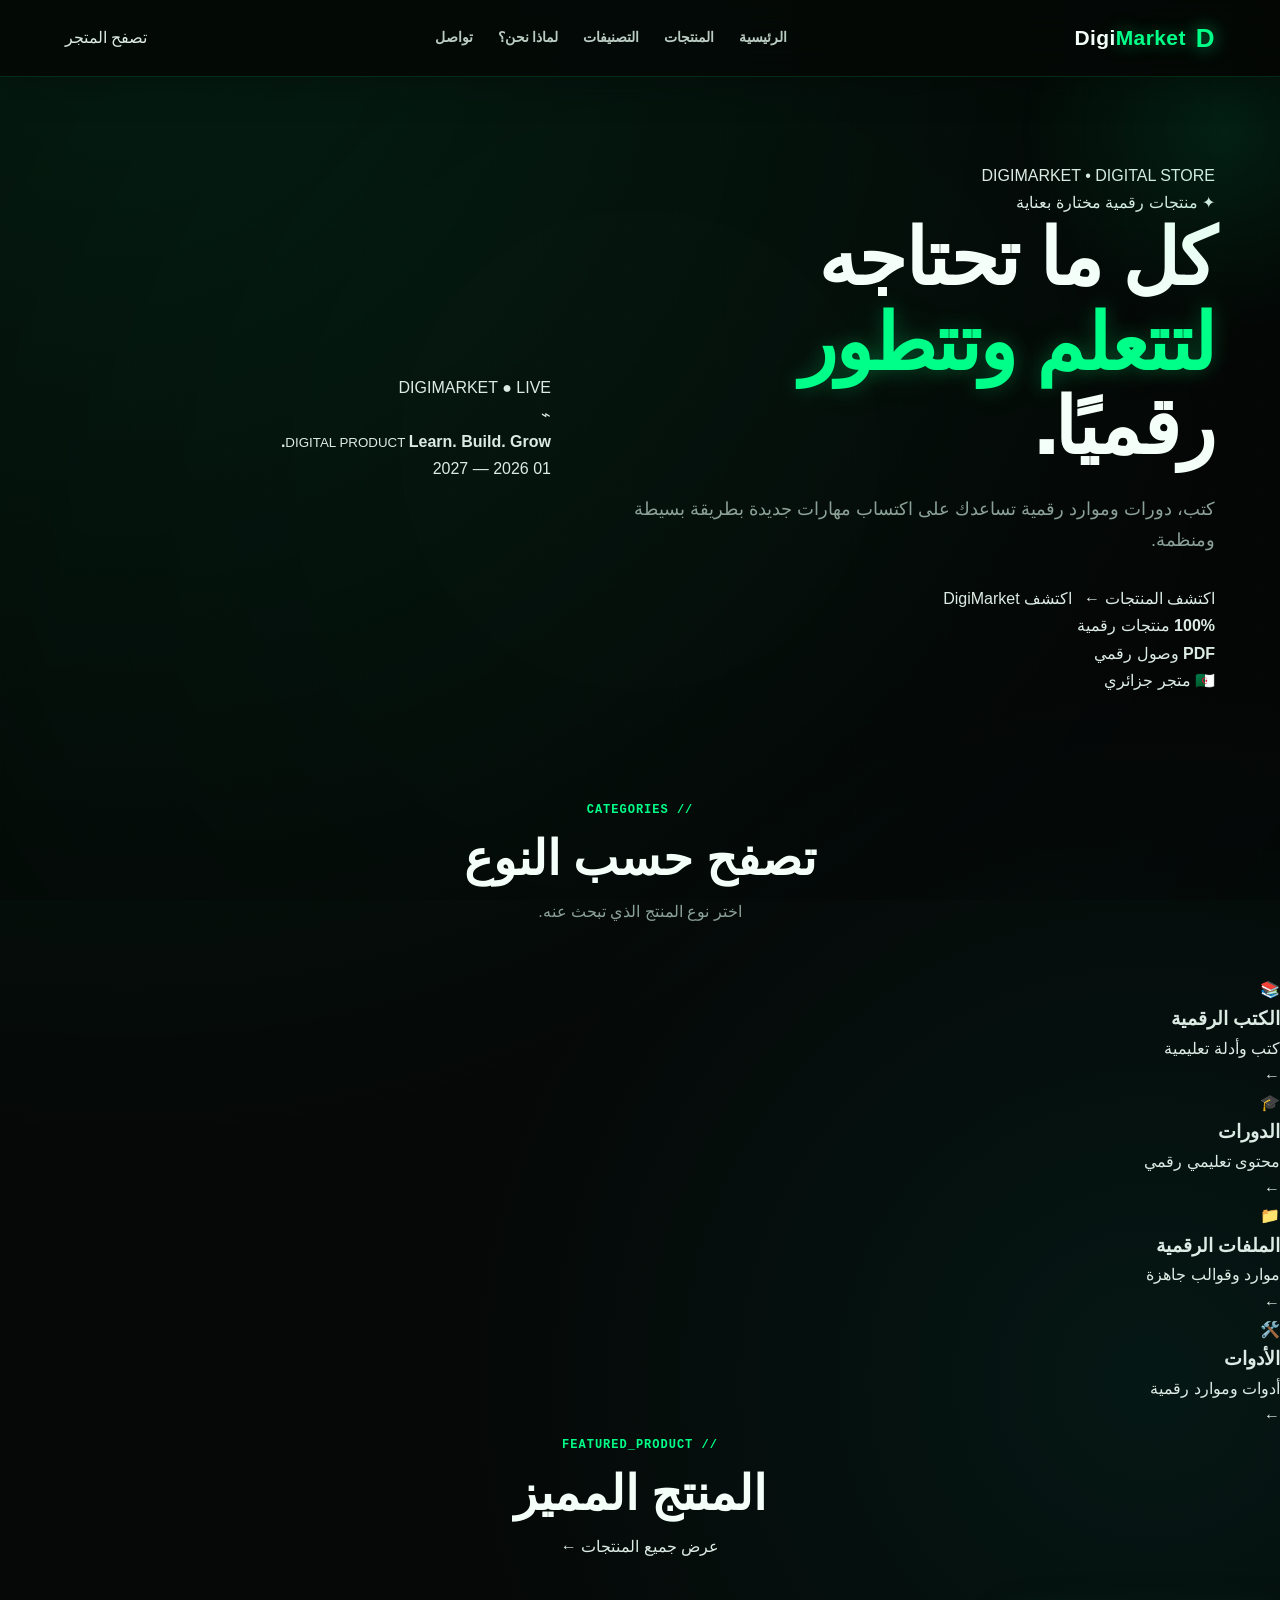
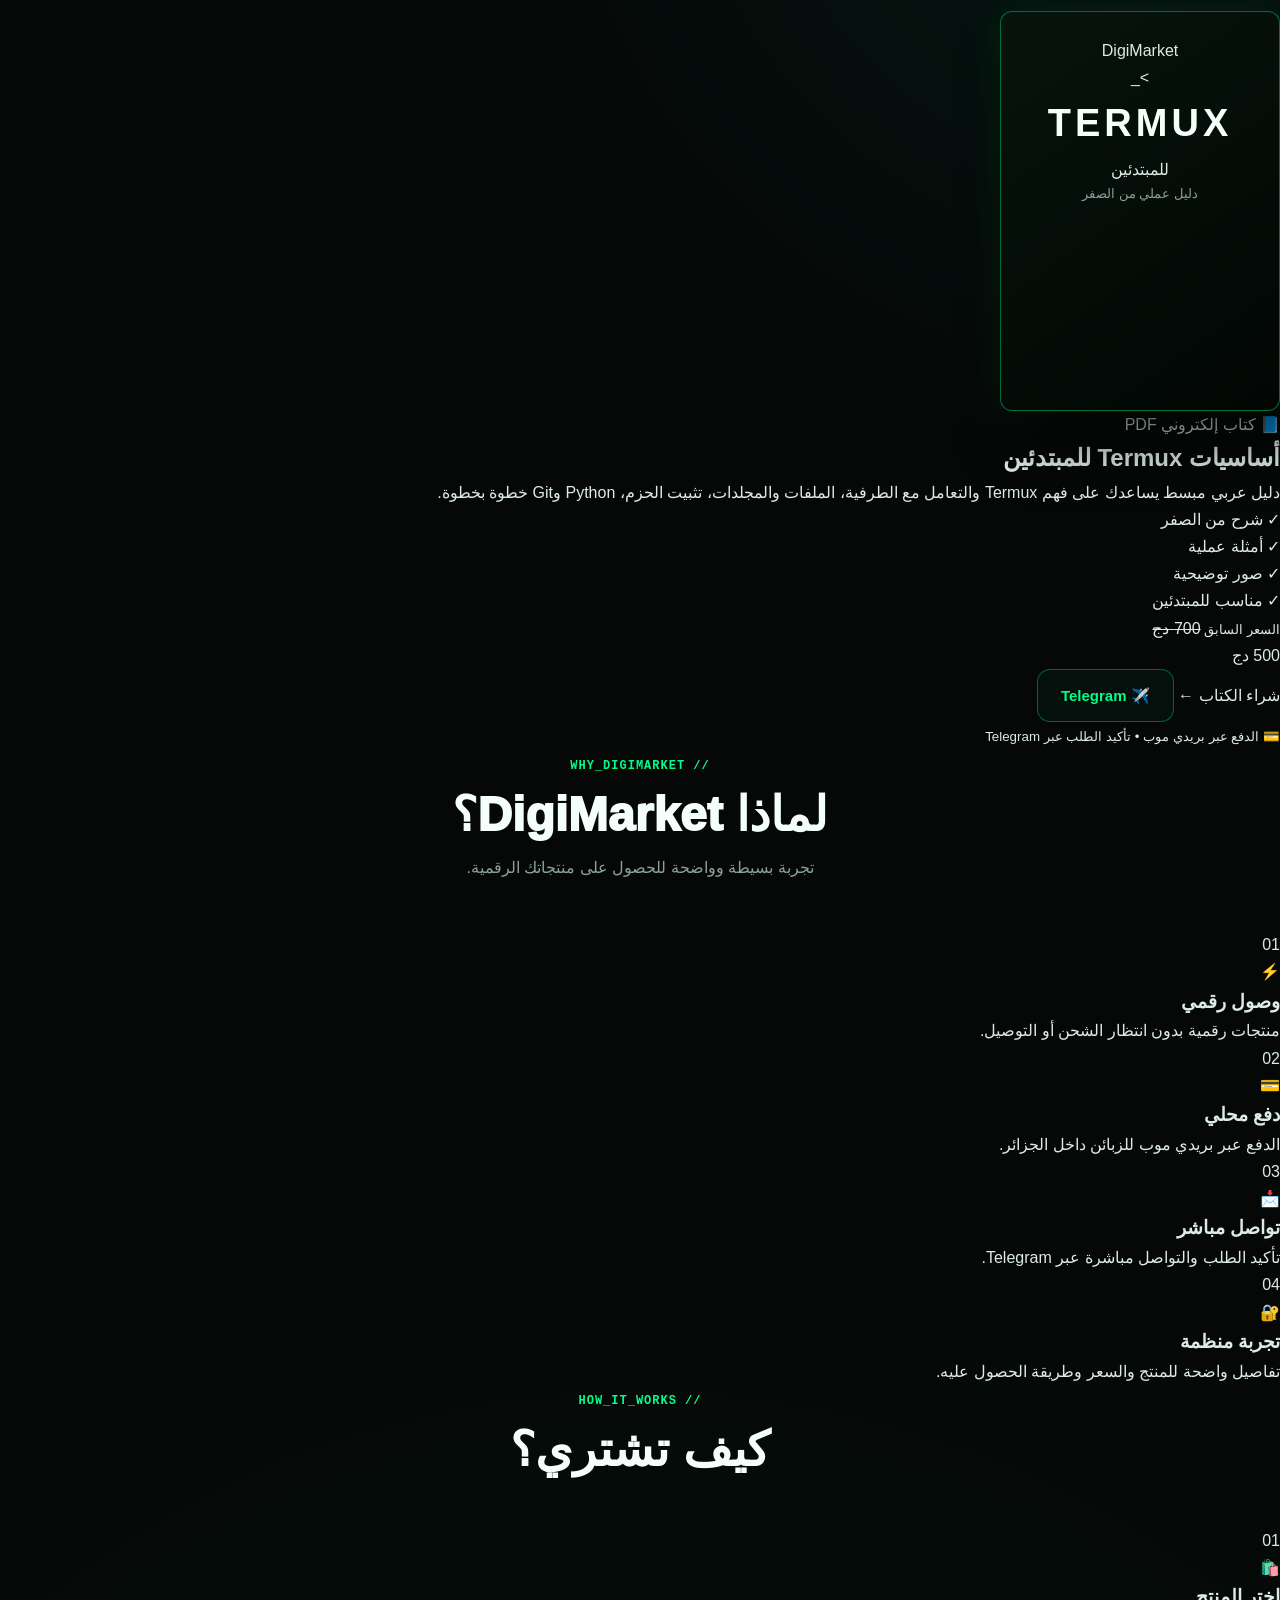
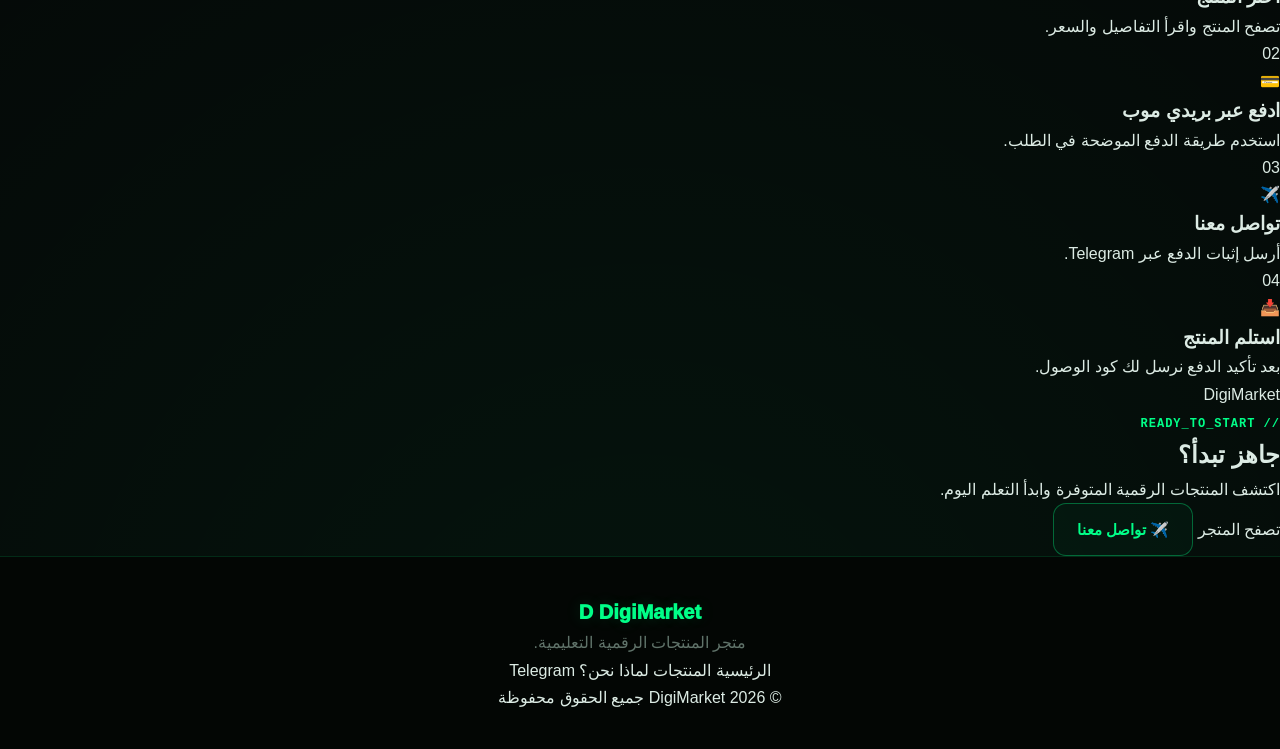
<file: index.html>
<!DOCTYPE html>
<html lang="ar" dir="rtl">

<head>
    <meta charset="UTF-8">

    <meta name="viewport"
          content="width=device-width, initial-scale=1.0">

    <meta name="theme-color" content="#07110d">

    <title>DigiMarket | متجر المنتجات الرقمية</title>

    <meta name="description"
          content="DigiMarket - متجر جزائري للكتب والمنتجات الرقمية التعليمية.">

    <link rel="stylesheet" href="style.css">
</head>

<body>

<!-- =========================
     HEADER
========================= -->

<header class="site-header">

    <div class="header-inner">

        <a href="index.html" class="logo">

            <span class="logo-mark">D</span>

            <span>
                Digi<b>Market</b>
            </span>

        </a>


        <nav class="navigation">

            <a href="#home">
                الرئيسية
            </a>

            <a href="products.html">
                المنتجات
            </a>

            <a href="#categories">
                التصنيفات
            </a>

            <a href="#about">
                لماذا نحن؟
            </a>

            <a href="#contact">
                تواصل
            </a>

        </nav>


        <a href="products.html"
           class="header-button">

            تصفح المتجر

        </a>

    </div>

</header>


<!-- =========================
     MAIN
========================= -->

<main>


<!-- =========================
     HERO
========================= -->

<section id="home" class="hero">

    <div class="hero-background"></div>

    <div class="hero-grid">


        <div class="hero-content">

            <div class="status-badge">

                <span class="status-dot"></span>

                DIGIMARKET • DIGITAL STORE

            </div>


            <span class="hero-small">

                ✦ منتجات رقمية مختارة بعناية

            </span>


            <h1>

                كل ما تحتاجه
                <br>

                <span>لتتعلم وتتطور</span>

                رقميًا.

            </h1>


            <p>

                كتب، دورات وموارد رقمية تساعدك
                على اكتساب مهارات جديدة بطريقة
                بسيطة ومنظمة.

            </p>


            <div class="hero-actions">

                <a href="products.html"
                   class="primary-button">

                    اكتشف المنتجات
                    <span>←</span>

                </a>


                <a href="#about"
                   class="secondary-button">

                    اكتشف DigiMarket

                </a>

            </div>


            <div class="hero-trust">

                <div>

                    <strong>100%</strong>

                    <span>منتجات رقمية</span>

                </div>


                <div>

                    <strong>PDF</strong>

                    <span>وصول رقمي</span>

                </div>


                <div>

                    <strong>🇩🇿</strong>

                    <span>متجر جزائري</span>

                </div>

            </div>

        </div>


        <!-- HERO VISUAL -->

        <div class="hero-visual">

            <div class="visual-glow"></div>


            <div class="digital-card">

                <div class="card-top">

                    <span>
                        DIGIMARKET
                    </span>

                    <span>
                        ● LIVE
                    </span>

                </div>


                <div class="digital-icon">

                    <span>⌁</span>

                </div>


                <div class="digital-lines">

                    <span></span>
                    <span></span>
                    <span></span>

                </div>


                <div class="digital-info">

                    <small>
                        DIGITAL PRODUCT
                    </small>

                    <strong>
                        Learn.
                        Build.
                        Grow.
                    </strong>

                </div>


                <div class="card-footer">

                    <span>
                        01
                    </span>

                    <span>
                        2026 — 2027
                    </span>

                </div>

            </div>

        </div>

    </div>

</section>



<!-- =========================
     CATEGORIES
========================= -->

<section id="categories"
         class="categories-section">

    <div class="section-heading">

        <span class="section-tag">
            // CATEGORIES
        </span>

        <h2>
            تصفح حسب النوع
        </h2>

        <p>
            اختر نوع المنتج الذي تبحث عنه.
        </p>

    </div>


    <div class="categories-grid">


        <a href="products.html"
           class="category-card">

            <div class="category-icon">
                📚
            </div>

            <div>

                <h3>
                    الكتب الرقمية
                </h3>

                <p>
                    كتب وأدلة تعليمية
                </p>

            </div>

            <span class="category-arrow">
                ←
            </span>

        </a>


        <a href="products.html"
           class="category-card">

            <div class="category-icon">
                🎓
            </div>

            <div>

                <h3>
                    الدورات
                </h3>

                <p>
                    محتوى تعليمي رقمي
                </p>

            </div>

            <span class="category-arrow">
                ←
            </span>

        </a>


        <a href="products.html"
           class="category-card">

            <div class="category-icon">
                📁
            </div>

            <div>

                <h3>
                    الملفات الرقمية
                </h3>

                <p>
                    موارد وقوالب جاهزة
                </p>

            </div>

            <span class="category-arrow">
                ←
            </span>

        </a>


        <a href="products.html"
           class="category-card">

            <div class="category-icon">
                🛠️
            </div>

            <div>

                <h3>
                    الأدوات
                </h3>

                <p>
                    أدوات وموارد رقمية
                </p>

            </div>

            <span class="category-arrow">
                ←
            </span>

        </a>

    </div>

</section>



<!-- =========================
     FEATURED PRODUCT
========================= -->

<section class="featured-section">

    <div class="section-heading featured-heading">

        <div>

            <span class="section-tag">
                // FEATURED_PRODUCT
            </span>

            <h2>
                المنتج المميز
            </h2>

        </div>


        <a href="products.html"
           class="view-all">

            عرض جميع المنتجات
            ←

        </a>

    </div>


    <article class="featured-product">


        <!-- PRODUCT COVER -->

        <div class="featured-cover-area">

            <div class="cover-shadow"></div>


            <div class="book-cover">

                <div class="book-brand">

                    DigiMarket

                </div>


                <div class="book-symbol">

                    &gt;_

                </div>


                <h3>
                    TERMUX
                </h3>


                <span>
                    للمبتدئين
                </span>


                <div class="book-divider"></div>


                <small>
                    دليل عملي من الصفر
                </small>

            </div>

        </div>


        <!-- PRODUCT INFORMATION -->

        <div class="featured-info">

            <span class="product-type">
                📘 كتاب إلكتروني PDF
            </span>


            <h2>
                أساسيات Termux للمبتدئين
            </h2>


            <p class="featured-description">

                دليل عربي مبسط يساعدك على فهم
                Termux والتعامل مع الطرفية،
                الملفات والمجلدات، تثبيت الحزم،
                Python وGit خطوة بخطوة.

            </p>


            <div class="product-features">


                <div>
                    <span>✓</span>
                    شرح من الصفر
                </div>


                <div>
                    <span>✓</span>
                    أمثلة عملية
                </div>


                <div>
                    <span>✓</span>
                    صور توضيحية
                </div>


                <div>
                    <span>✓</span>
                    مناسب للمبتدئين
                </div>

            </div>


            <!-- PRICE -->

            <div class="featured-price">

                <div>

                    <small>
                        السعر السابق
                    </small>

                    <del>
                        700 دج
                    </del>

                </div>


                <div class="price-current">

                    500

                    <span>
                        دج
                    </span>

                </div>

            </div>


            <div class="featured-actions">

                <a href="products.html"
                   class="buy-main-button">

                    شراء الكتاب

                    <span>
                        ←
                    </span>

                </a>


                <a href="https://t.me/sidali_ka_x7"
                   target="_blank"
                   rel="noopener"
                   class="telegram-button">

                    ✈️ Telegram

                </a>

            </div>


            <small class="payment-note">

                💳 الدفع عبر بريدي موب • تأكيد الطلب عبر Telegram

            </small>

        </div>

    </article>

</section>



<!-- =========================
     WHY DIGIMARKET
========================= -->

<section id="about"
         class="why-section">

    <div class="section-heading">

        <span class="section-tag">
            // WHY_DIGIMARKET
        </span>

        <h2>
            لماذا DigiMarket؟
        </h2>

        <p>
            تجربة بسيطة وواضحة للحصول على منتجاتك الرقمية.
        </p>

    </div>


    <div class="why-grid">


        <div class="why-card">

            <div class="why-number">
                01
            </div>

            <div class="why-icon">
                ⚡
            </div>

            <h3>
                وصول رقمي
            </h3>

            <p>
                منتجات رقمية بدون انتظار الشحن
                أو التوصيل.
            </p>

        </div>


        <div class="why-card">

            <div class="why-number">
                02
            </div>

            <div class="why-icon">
                💳
            </div>

            <h3>
                دفع محلي
            </h3>

            <p>
                الدفع عبر بريدي موب للزبائن
                داخل الجزائر.
            </p>

        </div>


        <div class="why-card">

            <div class="why-number">
                03
            </div>

            <div class="why-icon">
                📩
            </div>

            <h3>
                تواصل مباشر
            </h3>

            <p>
                تأكيد الطلب والتواصل مباشرة
                عبر Telegram.
            </p>

        </div>


        <div class="why-card">

            <div class="why-number">
                04
            </div>

            <div class="why-icon">
                🔐
            </div>

            <h3>
                تجربة منظمة
            </h3>

            <p>
                تفاصيل واضحة للمنتج والسعر
                وطريقة الحصول عليه.
            </p>

        </div>

    </div>

</section>



<!-- =========================
     HOW IT WORKS
========================= -->

<section class="steps-section">

    <div class="section-heading">

        <span class="section-tag">
            // HOW_IT_WORKS
        </span>

        <h2>
            كيف تشتري؟
        </h2>

    </div>


    <div class="steps-grid">


        <div class="step-card">

            <span>
                01
            </span>

            <div>
                🛍️
            </div>

            <h3>
                اختر المنتج
            </h3>

            <p>
                تصفح المنتج واقرأ التفاصيل والسعر.
            </p>

        </div>


        <div class="step-line"></div>


        <div class="step-card">

            <span>
                02
            </span>

            <div>
                💳
            </div>

            <h3>
                ادفع عبر بريدي موب
            </h3>

            <p>
                استخدم طريقة الدفع الموضحة في الطلب.
            </p>

        </div>


        <div class="step-line"></div>


        <div class="step-card">

            <span>
                03
            </span>

            <div>
                ✈️
            </div>

            <h3>
                تواصل معنا
            </h3>

            <p>
                أرسل إثبات الدفع عبر Telegram.
            </p>

        </div>


        <div class="step-line"></div>


        <div class="step-card">

            <span>
                04
            </span>

            <div>
                📥
            </div>

            <h3>
                استلم المنتج
            </h3>

            <p>
                بعد تأكيد الدفع نرسل لك كود الوصول.
            </p>

        </div>

    </div>

</section>



<!-- =========================
     CTA
========================= -->

<section id="contact"
         class="cta-section">

    <div class="cta-box">

        <div class="cta-decoration">
            DigiMarket
        </div>


        <span class="section-tag">
            // READY_TO_START
        </span>


        <h2>
            جاهز تبدأ؟
        </h2>


        <p>
            اكتشف المنتجات الرقمية المتوفرة
            وابدأ التعلم اليوم.
        </p>


        <div class="cta-actions">

            <a href="products.html"
               class="primary-button">

                تصفح المتجر

            </a>


            <a href="https://t.me/sidali_ka_x7"
               target="_blank"
               rel="noopener"
               class="telegram-button">

                ✈️ تواصل معنا

            </a>

        </div>

    </div>

</section>

</main>



<!-- =========================
     FOOTER
========================= -->

<footer>

    <div class="footer-inner">


        <div class="footer-brand">

            <div class="footer-logo">

                <span>D</span>
                DigiMarket

            </div>

            <p>
                متجر المنتجات الرقمية التعليمية.
            </p>

        </div>


        <div class="footer-links">

            <a href="index.html">
                الرئيسية
            </a>

            <a href="products.html">
                المنتجات
            </a>

            <a href="#about">
                لماذا نحن؟
            </a>

            <a href="https://t.me/sidali_ka_x7"
               target="_blank"
               rel="noopener">

                Telegram

            </a>

        </div>


    </div>


    <div class="footer-bottom">

        <span>
            © 2026 DigiMarket
        </span>

        <span>
            جميع الحقوق محفوظة
        </span>

    </div>

</footer>


</body>

</html>
</file>
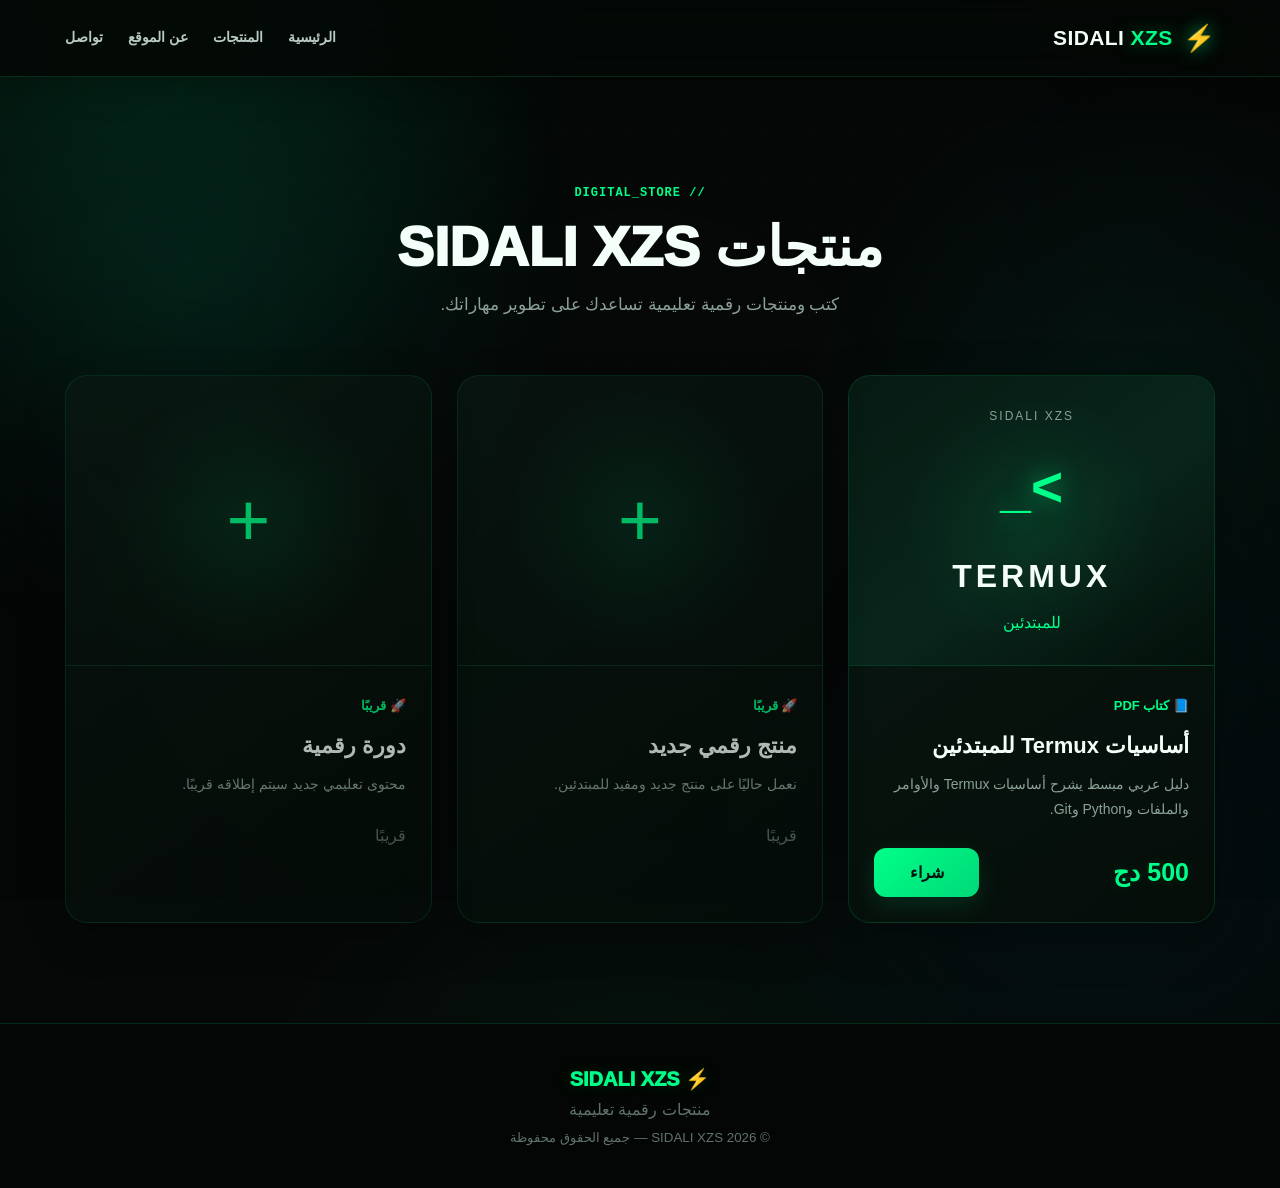
<file: products.html>
<!DOCTYPE html>
<html lang="ar" dir="rtl">

<head>
    <meta charset="UTF-8">
    <meta name="viewport" content="width=device-width, initial-scale=1.0">

    <title>المنتجات | SIDALI XZS</title>

    <meta name="description"
          content="جميع المنتجات الرقمية التعليمية من SIDALI XZS">

    <link rel="stylesheet" href="style.css">
</head>

<body>

<header class="site-header">

    <div class="header-inner">

        <a href="index.html" class="logo">
            <span class="logo-mark">⚡</span>
            <span>SIDALI <b>XZS</b></span>
        </a>

        <nav class="navigation">
            <a href="index.html">الرئيسية</a>
            <a href="products.html">المنتجات</a>
            <a href="index.html#about">عن الموقع</a>
            <a href="https://t.me/sidali_ka_x7"
               target="_blank"
               rel="noopener">
                تواصل
            </a>
        </nav>

    </div>

</header>


<main>

<section class="products-page">

    <div class="section-heading">

        <span class="section-tag">
            // DIGITAL_STORE
        </span>

        <h1>
            منتجات SIDALI XZS
        </h1>

        <p>
            كتب ومنتجات رقمية تعليمية تساعدك على تطوير مهاراتك.
        </p>

    </div>


    <div class="products-grid">


        <!-- PRODUCT 01 -->

        <article class="store-card">

            <div class="store-cover">

                <span>SIDALI XZS</span>

                <strong>&gt;_</strong>

                <h2>TERMUX</h2>

                <p>
                    للمبتدئين
                </p>

            </div>


            <div class="store-content">

                <span class="product-label">
                    📘 كتاب PDF
                </span>

                <h2>
                    أساسيات Termux للمبتدئين
                </h2>

                <p>
                    دليل عربي مبسط يشرح أساسيات Termux
                    والأوامر والملفات وPython وGit.
                </p>

                <div class="store-bottom">

                    <strong>
                        500 دج
                    </strong>

                    <a href="https://t.me/sidali_ka_x7"
                       target="_blank"
                       rel="noopener"
                       class="store-button">

                        شراء

                    </a>

                </div>

            </div>

        </article>


        <!-- PRODUCT 02 -->

        <article class="store-card coming-soon">

            <div class="coming-icon">
                +
            </div>

            <div class="store-content">

                <span class="product-label">
                    🚀 قريبًا
                </span>

                <h2>
                    منتج رقمي جديد
                </h2>

                <p>
                    نعمل حاليًا على منتج جديد
                    ومفيد للمبتدئين.
                </p>

                <div class="store-bottom">

                    <span>
                        قريبًا
                    </span>

                </div>

            </div>

        </article>


        <!-- PRODUCT 03 -->

        <article class="store-card coming-soon">

            <div class="coming-icon">
                +
            </div>

            <div class="store-content">

                <span class="product-label">
                    🚀 قريبًا
                </span>

                <h2>
                    دورة رقمية
                </h2>

                <p>
                    محتوى تعليمي جديد سيتم إطلاقه
                    قريبًا.
                </p>

                <div class="store-bottom">

                    <span>
                        قريبًا
                    </span>

                </div>

            </div>

        </article>

    </div>

</section>

</main>


<footer>

    <div class="footer-logo">
        ⚡ SIDALI XZS
    </div>

    <p>
        منتجات رقمية تعليمية
    </p>

    <small>
        © 2026 SIDALI XZS — جميع الحقوق محفوظة
    </small>

</footer>

</body>
</html>
</file>
<file: style.css>
/* =========================================================
   DigiMarket / SIDALI XZS
   Modern Digital Store UI
   2027 Style
   Compatible with index.html + products.html
   ========================================================= */

* {
    margin: 0;
    padding: 0;
    box-sizing: border-box;
}

:root {
    --bg: #050807;
    --bg-soft: #08100d;
    --card: #0b1511;
    --card-2: #0d1b16;

    --green: #00ff88;
    --green-2: #00d978;
    --cyan: #00e5c3;

    --white: #f4fff9;
    --text: #dcebe4;
    --muted: #8ba198;
    --muted-2: #60736a;

    --border: rgba(0, 255, 136, .15);
    --border-strong: rgba(0, 255, 136, .35);

    --shadow: 0 25px 70px rgba(0, 0, 0, .45);

    --radius: 22px;
    --max: 1150px;
}

html {
    scroll-behavior: smooth;
}

body {
    min-height: 100vh;
    overflow-x: hidden;

    font-family:
        Arial,
        Tahoma,
        "Segoe UI",
        sans-serif;

    direction: rtl;
    line-height: 1.7;

    color: var(--text);

    background:
        radial-gradient(
            circle at 10% 0%,
            rgba(0, 255, 136, .10),
            transparent 28%
        ),
        radial-gradient(
            circle at 90% 35%,
            rgba(0, 229, 195, .07),
            transparent 25%
        ),
        radial-gradient(
            circle at 50% 100%,
            rgba(0, 255, 136, .05),
            transparent 30%
        ),
        var(--bg);
}

/* =========================================================
   BACKGROUND GRID
   ========================================================= */

body::before {
    content: "";
    position: fixed;
    inset: 0;

    pointer-events: none;
    z-index: -2;

    opacity: .55;

    background-image:
        linear-gradient(
            rgba(0, 255, 136, .025) 1px,
            transparent 1px
        ),
        linear-gradient(
            90deg,
            rgba(0, 255, 136, .025) 1px,
            transparent 1px
        );

    background-size: 45px 45px;
}

body::after {
    content: "";

    position: fixed;
    inset: 0;

    pointer-events: none;
    z-index: -1;

    background:
        radial-gradient(
            circle at center,
            transparent 30%,
            rgba(0, 0, 0, .22) 100%
        );
}

/* =========================================================
   BASIC
   ========================================================= */

a {
    color: inherit;
    text-decoration: none;
}

button {
    font-family: inherit;
    cursor: pointer;
}

img {
    max-width: 100%;
}

::selection {
    background: var(--green);
    color: #00190b;
}

/* =========================================================
   HEADER
   ========================================================= */

.site-header {
    position: sticky;
    top: 0;
    z-index: 1000;

    background: rgba(4, 8, 6, .82);

    backdrop-filter: blur(18px);
    -webkit-backdrop-filter: blur(18px);

    border-bottom: 1px solid var(--border);

    box-shadow:
        0 10px 35px rgba(0, 0, 0, .22);
}

.header-inner {
    width: min(var(--max), 92%);
    min-height: 76px;

    margin: auto;

    display: flex;
    align-items: center;
    justify-content: space-between;

    gap: 25px;
}

/* LOGO */

.logo {
    display: inline-flex;
    align-items: center;

    gap: 10px;

    color: var(--white);

    font-size: 21px;
    font-weight: 900;

    letter-spacing: .4px;
}

.logo b {
    color: var(--green);

    text-shadow:
        0 0 18px rgba(0, 255, 136, .4);
}

.logo-mark {
    color: var(--green);

    font-size: 26px;

    text-shadow:
        0 0 18px rgba(0, 255, 136, .7);
}

/* NAVIGATION */

.navigation {
    display: flex;
    align-items: center;

    gap: 25px;
}

.navigation a {
    position: relative;

    color: #b9cbc2;

    font-size: 14px;
    font-weight: 700;

    padding: 7px 0;

    transition:
        color .25s ease,
        transform .25s ease;
}

.navigation a::after {
    content: "";

    position: absolute;

    right: 0;
    bottom: 0;

    width: 0;
    height: 2px;

    background: var(--green);

    box-shadow:
        0 0 10px rgba(0, 255, 136, .6);

    transition: width .25s ease;
}

.navigation a:hover {
    color: var(--green);

    transform: translateY(-1px);
}

.navigation a:hover::after {
    width: 100%;
}

/* =========================================================
   HERO
   ========================================================= */

.hero {
    position: relative;

    min-height: 650px;

    display: flex;
    align-items: center;

    padding: 85px 0 100px;

    overflow: hidden;
}

.hero::before {
    content: "";

    position: absolute;

    width: 450px;
    height: 450px;

    top: -170px;
    right: -170px;

    border-radius: 50%;

    background:
        radial-gradient(
            circle,
            rgba(0, 255, 136, .10),
            transparent 65%
        );

    pointer-events: none;
}

.hero-grid {
    width: min(var(--max), 92%);

    margin: auto;

    display: grid;

    grid-template-columns:
        minmax(0, 1.1fr)
        minmax(360px, .9fr);

    align-items: center;

    gap: 70px;
}

.hero-content {
    text-align: right;
}

.terminal-badge {
    display: inline-flex;
    align-items: center;

    gap: 9px;

    padding: 7px 14px;

    margin-bottom: 18px;

    border: 1px solid var(--border);

    border-radius: 50px;

    background:
        rgba(0, 255, 136, .035);

    color: var(--green);

    font-family: monospace;

    font-size: 12px;

    box-shadow:
        inset 0 0 20px rgba(0, 255, 136, .025);
}

.dot {
    width: 8px;
    height: 8px;

    border-radius: 50%;

    background: var(--green);

    box-shadow:
        0 0 5px var(--green),
        0 0 15px var(--green);

    animation: pulseDot 1.8s infinite;
}

@keyframes pulseDot {
    0%, 100% {
        opacity: 1;
    }

    50% {
        opacity: .35;
    }
}

.hero-badge {
    display: block;

    margin-bottom: 12px;

    color: var(--muted);

    font-size: 15px;
    font-weight: 700;
}

.hero h1 {
    max-width: 780px;

    margin-bottom: 25px;

    color: var(--white);

    font-size: clamp(45px, 7vw, 78px);

    line-height: 1.08;

    font-weight: 950;

    letter-spacing: -1.5px;
}

.hero h1 span {
    color: var(--green);

    text-shadow:
        0 0 20px rgba(0, 255, 136, .25),
        0 0 50px rgba(0, 255, 136, .08);
}

.hero p {
    max-width: 650px;

    margin-bottom: 30px;

    color: var(--muted);

    font-size: 18px;
}

/* HERO BUTTONS */

.hero-actions {
    display: flex;
    align-items: center;

    gap: 12px;

    flex-wrap: wrap;
}

.hero-button,
.telegram-button {
    display: inline-flex;
    align-items: center;
    justify-content: center;

    min-height: 50px;

    padding: 13px 23px;

    border-radius: 13px;

    font-size: 15px;
    font-weight: 900;

    transition:
        transform .25s ease,
        box-shadow .25s ease,
        border-color .25s ease;
}

.hero-button {
    background:
        linear-gradient(
            135deg,
            var(--green),
            var(--green-2)
        );

    color: #001a0d;

    box-shadow:
        0 10px 30px rgba(0, 255, 136, .15);
}

.hero-button:hover {
    transform: translateY(-3px);

    box-shadow:
        0 15px 40px rgba(0, 255, 136, .25);
}

.telegram-button {
    color: var(--green);

    border: 1px solid var(--border-strong);

    background:
        rgba(0, 255, 136, .035);
}

.telegram-button:hover {
    transform: translateY(-3px);

    border-color: var(--green);

    background:
        rgba(0, 255, 136, .07);
}

/* =========================================================
   TERMINAL
   ========================================================= */

.hero-terminal {
    display: flex;
    justify-content: center;
}

.terminal-window {
    width: min(470px, 100%);

    overflow: hidden;

    border: 1px solid rgba(0, 255, 136, .30);

    border-radius: 18px;

    background: #020504;

    direction: ltr;

    box-shadow:
        0 0 50px rgba(0, 255, 136, .08),
        0 30px 80px rgba(0, 0, 0, .55);

    transition:
        transform .35s ease,
        border-color .35s ease;
}

.terminal-window:hover {
    transform: translateY(-6px);

    border-color:
        rgba(0, 255, 136, .48);
}

.terminal-top {
    height: 45px;

    display: flex;
    align-items: center;

    gap: 7px;

    padding: 0 15px;

    background: #0a0f0c;

    border-bottom:
        1px solid rgba(255, 255, 255, .05);
}

.terminal-top span {
    width: 10px;
    height: 10px;

    border-radius: 50%;

    background: #26352d;
}

.terminal-top small {
    margin-left: auto;

    color: #667970;

    font-family: monospace;

    font-size: 11px;
}

.terminal-body {
    min-height: 310px;

    padding: 30px;

    color: #d4e5dc;

    font-family: monospace;

    font-size: 14px;

    background:
        linear-gradient(
            rgba(0, 255, 136, .015) 50%,
            transparent 50%
        );

    background-size: 100% 4px;
}

.terminal-body p {
    margin-bottom: 17px;
}

.terminal-body i {
    color: var(--green);

    font-style: normal;
}

.terminal-success {
    color: var(--green);
}

.terminal-body strong {
    display: block;

    color: var(--green);

    font-size: 18px;

    text-shadow:
        0 0 12px rgba(0, 255, 136, .35);
}

/* =========================================================
   SECTIONS
   ========================================================= */

.products-section,
.about-section,
.contact-section {
    position: relative;

    padding: 100px 0;
}

.section-heading {
    width: min(850px, 92%);

    margin: 0 auto 50px;

    text-align: center;
}

.section-tag {
    display: inline-block;

    color: var(--green);

    font-family: monospace;

    font-size: 12px;

    font-weight: 800;

    letter-spacing: 1px;
}

.section-heading h1,
.section-heading h2 {
    margin: 10px 0 12px;

    color: var(--white);

    font-size:
        clamp(30px, 5vw, 48px);

    line-height: 1.15;

    font-weight: 950;
}

.section-heading p {
    color: var(--muted);

    font-size: 16px;
}

/* =========================================================
   MAIN PRODUCT
   ========================================================= */

.product-card {
    width: min(1100px, 92%);

    margin: auto;

    display: grid;

    grid-template-columns:
        minmax(280px, .8fr)
        minmax(0, 1.2fr);

    gap: 55px;

    padding: 45px;

    border:
        1px solid var(--border);

    border-radius: 28px;

    background:
        linear-gradient(
            145deg,
            rgba(12, 25, 19, .98),
            rgba(5, 13, 9, .98)
        );

    box-shadow: var(--shadow);

    transition:
        border-color .3s ease,
        transform .3s ease;
}

.product-card:hover {
    border-color:
        rgba(0, 255, 136, .30);
}

/* BOOK VISUAL */

.book-visual {
    position: relative;

    min-height: 500px;

    display: flex;
    align-items: center;
    justify-content: center;
}

.book-glow {
    position: absolute;

    width: 260px;
    height: 400px;

    background: var(--green);

    filter: blur(95px);

    opacity: .10;
}

.book-cover {
    position: relative;
    z-index: 1;

    width: 280px;
    min-height: 400px;

    padding: 25px;

    display: flex;
    flex-direction: column;
    align-items: center;

    border:
        1px solid rgba(0, 255, 136, .40);

    border-radius: 12px;

    background:
        linear-gradient(
            145deg,
            #07140d,
            #020604
        );

    box-shadow:
        20px 30px 55px rgba(0, 0, 0, .65),
        0 0 35px rgba(0, 255, 136, .08);

    text-align: center;

    transition:
        transform .35s ease,
        box-shadow .35s ease;
}

.product-card:hover .book-cover {
    transform:
        perspective(800px)
        rotateY(-3deg)
        translateY(-5px);

    box-shadow:
        25px 35px 65px rgba(0, 0, 0, .7),
        0 0 45px rgba(0, 255, 136, .13);
}

.cover-top {
    color: var(--green);

    font-family: monospace;

    font-size: 13px;

    letter-spacing: 1px;
}

.cover-icon {
    margin: 55px auto 15px;

    color: var(--green);

    font-family: monospace;

    font-size: 55px;

    text-shadow:
        0 0 25px rgba(0, 255, 136, .55);
}

.book-cover h3 {
    color: var(--white);

    font-size: 38px;

    letter-spacing: 4px;
}

.book-cover p {
    color: var(--green);

    font-weight: 800;
}

.cover-line {
    width: 80%;

    height: 1px;

    margin: 25px 20px;

    background: var(--green);

    opacity: .45;

    box-shadow:
        0 0 10px rgba(0, 255, 136, .3);
}

.book-cover small {
    color: var(--muted);
}

/* PRODUCT INFO */

.product-info {
    display: flex;
    flex-direction: column;
    justify-content: center;
}

.product-label {
    color: var(--green);

    font-size: 13px;
    font-weight: 800;
}

.product-info h3 {
    margin: 12px 0 18px;

    color: var(--white);

    font-size:
        clamp(30px, 4vw, 45px);

    line-height: 1.2;

    font-weight: 950;
}

.product-description {
    margin-bottom: 25px;

    color: var(--muted);

    font-size: 16px;
}

/* =========================================================
   FEATURES
   ========================================================= */

.features {
    display: grid;

    grid-template-columns: 1fr 1fr;

    gap: 12px;

    margin-bottom: 25px;
}

.feature {
    padding: 12px;

    color: #c6d7ce;

    border:
        1px solid rgba(0, 255, 136, .08);

    border-radius: 11px;

    background:
        rgba(0, 255, 136, .025);

    transition:
        border-color .25s ease,
        background .25s ease;
}

.feature:hover {
    border-color:
        rgba(0, 255, 136, .25);

    background:
        rgba(0, 255, 136, .05);
}

.feature span {
    margin-left: 6px;

    color: var(--green);

    font-weight: 900;
}

/* =========================================================
   PRICE
   ========================================================= */

.price-box {
    display: flex;
    align-items: center;

    gap: 20px;

    flex-wrap: wrap;

    padding: 18px;

    margin-bottom: 20px;

    border:
        1px solid var(--border);

    border-radius: 14px;

    background:
        rgba(2, 8, 5, .75);
}

.price-box small {
    color: var(--muted);
}

.price-box del {
    display: block;

    color: var(--muted-2);

    font-size: 13px;
}

.current-price {
    color: var(--green);

    font-size: 38px;

    font-weight: 950;

    text-shadow:
        0 0 18px rgba(0, 255, 136, .20);
}

.current-price span {
    font-size: 16px;
}

/* BUY */

.buy-button {
    width: 100%;

    padding: 17px;

    border: none;

    border-radius: 13px;

    background:
        linear-gradient(
            135deg,
            var(--green),
            var(--green-2)
        );

    color: #00190b;

    font-size: 17px;

    font-weight: 950;

    box-shadow:
        0 10px 30px rgba(0, 255, 136, .10);

    transition:
        transform .25s ease,
        box-shadow .25s ease;
}

.buy-button:hover {
    transform: translateY(-3px);

    box-shadow:
        0 15px 40px rgba(0, 255, 136, .25);
}

.secure-text {
    margin-top: 10px;

    color: var(--muted-2);

    font-size: 12px;

    text-align: center;
}

/* =========================================================
   ABOUT
   ========================================================= */

.about-grid {
    width: min(1100px, 92%);

    margin: auto;

    display: grid;

    grid-template-columns:
        repeat(3, 1fr);

    gap: 20px;
}

.about-card {
    padding: 32px 22px;

    text-align: center;

    background:
        linear-gradient(
            145deg,
            var(--card),
            #07100c
        );

    border:
        1px solid var(--border);

    border-radius: 18px;

    transition:
        transform .3s ease,
        border-color .3s ease,
        box-shadow .3s ease;
}

.about-card:hover {
    transform: translateY(-7px);

    border-color:
        rgba(0, 255, 136, .35);

    box-shadow:
        0 15px 40px rgba(0, 0, 0, .35);
}

.about-icon {
    display: block;

    margin-bottom: 10px;

    color: var(--green);

    font-family: monospace;

    font-size: 32px;

    text-shadow:
        0 0 15px rgba(0, 255, 136, .25);
}

.about-card h3 {
    margin-bottom: 8px;

    color: var(--white);
}

.about-card p {
    color: var(--muted);

    font-size: 14px;
}

/* =========================================================
   CONTACT
   ========================================================= */

.contact-box {
    width: min(750px, 92%);

    margin: auto;

    padding: 55px 25px;

    text-align: center;

    border:
        1px solid var(--border);

    border-radius: 25px;

    background:
        linear-gradient(
            145deg,
            #0a1510,
            #050a07
        );

    box-shadow:
        0 20px 60px rgba(0, 0, 0, .30);
}

.contact-icon {
    margin-bottom: 10px;

    font-size: 40px;
}

.contact-box h2 {
    margin: 10px 0;

    color: var(--white);

    font-size: 35px;
}

.contact-box p {
    margin-bottom: 25px;

    color: var(--muted);
}

.telegram-main {
    display: inline-flex;
    align-items: center;
    justify-content: center;

    min-height: 50px;

    padding: 14px 25px;

    border-radius: 12px;

    background:
        linear-gradient(
            135deg,
            var(--green),
            var(--green-2)
        );

    color: #00190b;

    font-weight: 950;

    box-shadow:
        0 10px 30px rgba(0, 255, 136, .13);

    transition: .25s ease;
}

.telegram-main:hover {
    transform: translateY(-3px);

    box-shadow:
        0 15px 40px rgba(0, 255, 136, .25);
}

/* =========================================================
   PRODUCTS PAGE
   ========================================================= */

.products-page {
    min-height: 80vh;

    padding: 100px 5%;

    background:
        radial-gradient(
            circle at 15% 20%,
            rgba(0, 255, 200, .07),
            transparent 30%
        ),
        radial-gradient(
            circle at 85% 80%,
            rgba(0, 180, 255, .06),
            transparent 30%
        );
}

.products-page .section-heading {
    max-width: 850px;

    margin: 0 auto 55px;

    text-align: center;
}

.products-page .section-heading h1 {
    margin: 12px 0;

    color: var(--white);

    font-size:
        clamp(34px, 5vw, 55px);

    font-weight: 950;
}

.products-page .section-heading p {
    color: var(--muted);

    font-size: 17px;
}

/* GRID */

.products-page .products-grid {
    width: min(1150px, 100%);

    margin: auto;

    display: grid;

    grid-template-columns:
        repeat(3, 1fr);

    gap: 25px;
}

/* STORE CARD */

.store-card {
    position: relative;

    overflow: hidden;

    background:
        linear-gradient(
            145deg,
            rgba(10, 25, 19, .98),
            rgba(5, 13, 9, .98)
        );

    border:
        1px solid var(--border);

    border-radius: 22px;

    box-shadow:
        0 15px 45px rgba(0, 0, 0, .35);

    transition:
        transform .3s ease,
        border-color .3s ease,
        box-shadow .3s ease;
}

.store-card:hover {
    transform: translateY(-8px);

    border-color:
        rgba(0, 255, 136, .45);

    box-shadow:
        0 25px 65px rgba(0, 0, 0, .5),
        0 0 30px rgba(0, 255, 136, .06);
}

/* STORE COVER */

.store-cover {
    height: 290px;

    padding: 25px;

    display: flex;
    flex-direction: column;

    align-items: center;
    justify-content: center;

    text-align: center;

    background:
        radial-gradient(
            circle at center,
            rgba(0, 255, 136, .08),
            transparent 55%
        ),
        linear-gradient(
            145deg,
            #061a12,
            #09251b 55%,
            #03100a
        );

    border-bottom:
        1px solid var(--border);
}

.store-cover span {
    color: var(--muted);

    font-size: 12px;

    letter-spacing: 2px;
}

.store-cover strong {
    margin: 15px 0;

    color: var(--green);

    font-size: 55px;

    text-shadow:
        0 0 25px rgba(0, 255, 136, .55);
}

.store-cover h2 {
    margin: 0;

    color: var(--white);

    font-size: 32px;

    letter-spacing: 4px;
}

.store-cover p {
    margin-top: 5px;

    color: var(--green);
}

/* STORE CONTENT */

.store-content {
    padding: 25px;
}

.store-content .product-label {
    color: var(--green);

    font-size: 13px;

    font-weight: 800;
}

.store-content h2 {
    margin: 12px 0;

    color: var(--white);

    font-size: 22px;

    line-height: 1.35;
}

.store-content > p {
    color: var(--muted);

    font-size: 14px;

    line-height: 1.8;
}

/* STORE BOTTOM */

.store-bottom {
    display: flex;

    align-items: center;
    justify-content: space-between;

    gap: 15px;

    margin-top: 25px;
}

.store-bottom strong {
    color: var(--green);

    font-size: 25px;

    text-shadow:
        0 0 12px rgba(0, 255, 136, .15);
}

.store-bottom > span {
    color: var(--muted-2);
}

/* STORE BUTTON */

.store-button {
    min-width: 105px;

    display: inline-flex;
    align-items: center;
    justify-content: center;

    padding: 11px 20px;

    border-radius: 12px;

    background:
        linear-gradient(
            135deg,
            var(--green),
            var(--green-2)
        );

    color: #00110e;

    font-weight: 950;

    box-shadow:
        0 8px 25px rgba(0, 255, 136, .12);

    transition: .25s ease;
}

.store-button:hover {
    transform: translateY(-2px);

    box-shadow:
        0 12px 35px rgba(0, 255, 136, .25);
}

/* =========================================================
   COMING SOON
   ========================================================= */

.coming-soon {
    opacity: .72;
}

.coming-soon:hover {
    opacity: 1;
}

.coming-icon {
    height: 290px;

    display: flex;
    align-items: center;
    justify-content: center;

    color: var(--green);

    font-size: 75px;
    font-weight: 300;

    background:
        radial-gradient(
            circle,
            rgba(0, 255, 136, .10),
            transparent 58%
        );

    border-bottom:
        1px solid var(--border);
}

/* =========================================================
   MODAL
   ========================================================= */

.modal {
    position: fixed;
    inset: 0;

    z-index: 3000;

    display: none;
    align-items: center;
    justify-content: center;

    padding: 20px;

    background:
        rgba(0, 0, 0, .78);

    backdrop-filter: blur(10px);
    -webkit-backdrop-filter: blur(10px);
}

.modal.active {
    display: flex;
}

.modal-content {
    position: relative;

    width: min(470px, 100%);

    padding: 40px 25px;

    text-align: center;

    background:
        linear-gradient(
            145deg,
            #0b1711,
            #050b07
        );

    border:
        1px solid rgba(0, 255, 136, .35);

    border-radius: 22px;

    box-shadow:
        0 0 70px rgba(0, 255, 136, .10),
        0 30px 80px rgba(0, 0, 0, .65);

    animation:
        modalIn .25s ease;
}

@keyframes modalIn {
    from {
        opacity: 0;
        transform:
            translateY(20px)
            scale(.95);
    }

    to {
        opacity: 1;
        transform:
            translateY(0)
            scale(1);
    }
}

.close-modal {
    position: absolute;

    top: 12px;
    left: 15px;

    width: 38px;
    height: 38px;

    border:
        1px solid var(--border);

    border-radius: 50%;

    background: transparent;

    color: var(--green);

    font-size: 23px;

    transition: .2s ease;
}

.close-modal:hover {
    background:
        rgba(0, 255, 136, .08);

    border-color:
        var(--green);

    transform: rotate(90deg);
}

.modal-icon {
    margin-bottom: 10px;

    font-size: 45px;
}

.modal-content h2 {
    margin: 10px 0;

    color: var(--white);

    font-size: 28px;
}

.modal-content p {
    color: var(--muted);
}

.modal-price {
    display: block;

    margin: 8px 0 15px;

    color: var(--green);

    font-size: 40px;

    font-weight: 950;

    text-shadow:
        0 0 18px rgba(0, 255, 136, .20);
}

.modal-note {
    margin-bottom: 22px;
}

.payment-button {
    display: block;

    padding: 15px;

    border-radius: 12px;

    background:
        linear-gradient(
            135deg,
            var(--green),
            var(--green-2)
        );

    color: #00190b;

    font-weight: 950;

    transition: .25s ease;
}

.payment-button:hover {
    transform: translateY(-2px);

    box-shadow:
        0 12px 30px rgba(0, 255, 136, .22);
}

/* =========================================================
   FOOTER
   ========================================================= */

footer {
    padding: 38px 15px;

    text-align: center;

    border-top:
        1px solid var(--border);

    background:
        #030604;
}

.footer-logo {
    color: var(--green);

    font-size: 20px;

    font-weight: 950;

    text-shadow:
        0 0 15px rgba(0, 255, 136, .15);
}

footer p,
footer small {
    color: var(--muted-2);
}

/* =========================================================
   RESPONSIVE - TABLET
   ========================================================= */

@media (max-width: 950px) {

    .hero-grid {
        grid-template-columns: 1fr;

        gap: 50px;
    }

    .hero-content {
        text-align: center;
    }

    .hero-content p {
        margin-left: auto;
        margin-right: auto;
    }

    .hero-actions {
        justify-content: center;
    }

    .hero-terminal {
        order: -1;
    }

    .product-card {
        grid-template-columns: 1fr;

        padding: 35px 25px;
    }

    .book-visual {
        min-height: 450px;
    }

    .about-grid {
        grid-template-columns:
            repeat(2, 1fr);
    }

    .products-page .products-grid {
        grid-template-columns:
            repeat(2, 1fr);
    }
}

/* =========================================================
   RESPONSIVE - MOBILE
   ========================================================= */

@media (max-width: 650px) {

    .header-inner {
        min-height: auto;

        flex-direction: column;

        padding: 13px 0;

        gap: 8px;
    }

    .logo {
        font-size: 21px;
    }

    .navigation {
        width: 100%;

        justify-content: center;

        gap: 13px;

        flex-wrap: wrap;
    }

    .navigation a {
        font-size: 11px;
    }

    .hero {
        min-height: auto;

        padding: 60px 0 75px;
    }

    .hero-grid {
        width: 91%;

        gap: 40px;
    }

    .hero h1 {
        font-size: 43px;

        letter-spacing: -.8px;
    }

    .hero p {
        font-size: 15px;
    }

    .hero-actions {
        flex-direction: column;

        width: 100%;
    }

    .hero-button,
    .telegram-button {
        width: 100%;
    }

    .terminal-window {
        width: 100%;
    }

    .terminal-body {
        min-height: 280px;

        padding: 22px;

        font-size: 12px;
    }

    .products-section,
    .about-section,
    .contact-section {
        padding: 70px 0;
    }

    .section-heading {
        margin-bottom: 35px;
    }

    .section-heading h1,
    .section-heading h2 {
        font-size: 31px;
    }

    .product-card {
        width: 91%;

        padding: 25px 18px;

        border-radius: 20px;
    }

    .book-visual {
        min-height: 390px;
    }

    .book-cover {
        width: 245px;

        min-height: 360px;
    }

    .features {
        grid-template-columns: 1fr;
    }

    .current-price {
        font-size: 32px;
    }

    .about-grid {
        width: 91%;

        grid-template-columns: 1fr;
    }

    .contact-box {
        width: 91%;

        padding: 45px 20px;
    }

    .contact-box h2 {
        font-size: 30px;
    }

    .products-page {
        padding: 70px 5%;
    }

    .products-page .products-grid {
        grid-template-columns: 1fr;
    }

    .store-cover,
    .coming-icon {
        height: 260px;
    }

    .store-content {
        padding: 22px;
    }

    .store-content h2 {
        font-size: 20px;
    }

    .store-bottom strong {
        font-size: 22px;
    }

    .modal-content {
        padding: 35px 20px;
    }
}

/* =========================================================
   VERY SMALL PHONES
   ========================================================= */

@media (max-width: 380px) {

    .hero h1 {
        font-size: 35px;
    }

    .navigation {
        gap: 9px;
    }

    .navigation a {
        font-size: 10px;
    }

    .terminal-body {
        padding: 18px;

        font-size: 11px;
    }

    .book-cover {
        width: 225px;

        min-height: 340px;
    }

    .store-cover,
    .coming-icon {
        height: 240px;
    }

    .store-cover h2 {
        font-size: 27px;
    }
}
</file>
